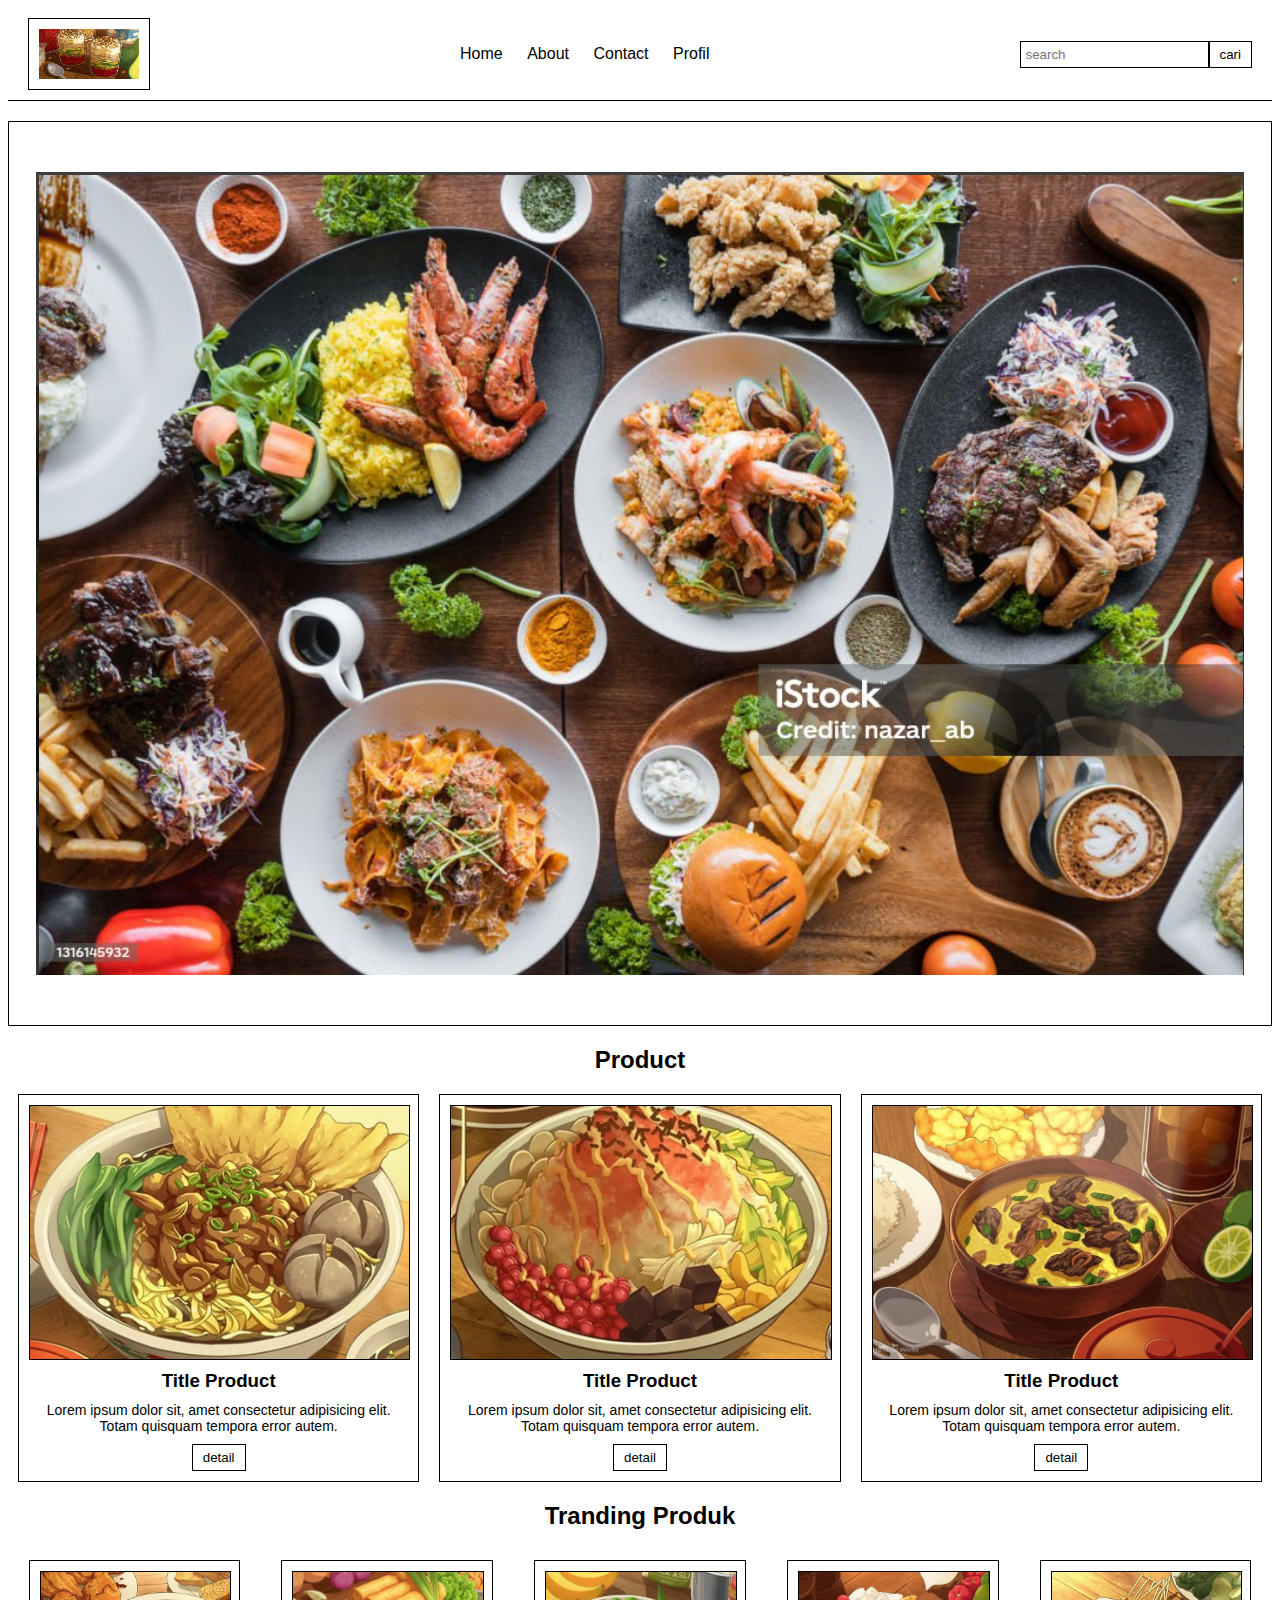
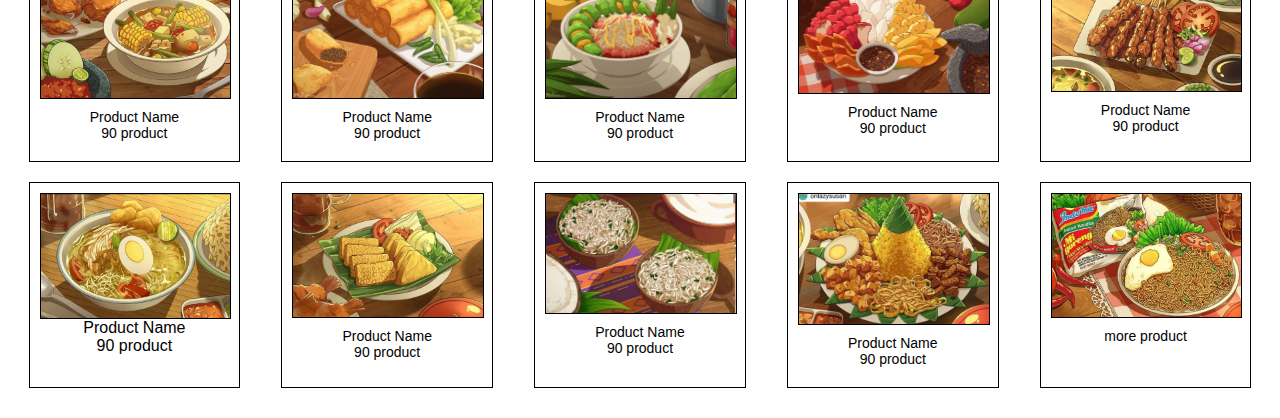
<file: tugas4/index.html>
<html>
 <head>
  <title>
   Produk Local
  </title>

  <style>
   body {
            font-family: 'Arial', sans-serif;
            text-align: center;
        }
        .header {
            display: flex;
            justify-content: space-between;
            align-items: center;
            padding: 10px 20px;
            border-bottom: 1px solid #000;
        }
        .header .logo {
            border: 1px solid #000;
            padding: 10px;
        }
        .header .nav {
            flex-grow: 1;
            text-align: center;
        }
        .header .nav a {
            margin: 0 10px;
            text-decoration: none;
            color: #000;
        }
        .header .search {
            display: flex;
            align-items: center;
        }
        .header .search input[type="text"] {
            padding: 5px;
            border: 1px solid #000;
        }
        .header .search button {
            padding: 5px 10px;
            border: 1px solid #000;
            background: none;
            cursor: pointer;
        }
        .slide {
            margin: 20px 0;
            border: 1px solid #000;
            padding: 50px 0;
        }
        .products {
            margin: 20px 0;
        }
        .products h2 {
            margin-bottom: 20px;
        }
        .product-list {
            display: flex;
            justify-content: space-around;
        }
        .product-item {
            border: 1px solid #000;
            padding: 10px;
            width: 30%;
        }
        .product-item img {
            width: 100%;
            height: auto;
            border: 1px solid #000;
        }
        .product-item h3 {
            margin: 10px 0;
        }
        .product-item p {
            font-size: 14px;
            margin: 10px 0;
        }
        .product-item button {
            padding: 5px 10px;
            border: 1px solid #000;
            background: none;
            cursor: pointer;
        }
        .trending {
            margin: 20px 0;
        }
        .trending h2 {
            margin-bottom: 20px;
        }
        .trending-list {
            display: flex;
            justify-content: space-around;
            flex-wrap: wrap;
        }
        .trending-item {
            border: 1px solid #000;
            padding: 10px;
            width: 15%;
            margin: 10px 0;
        }
        .trending-item img {
            width: 100%;
            height: auto;
            border: 1px solid #000;
        }
        .trending-item p {
            font-size: 14px;
            margin: 10px 0;
        }
        .footer {
            margin: 20px 0;
            border-top: 1px solid #000;
            padding: 10px 0;
        }
  </style>
 </head>
 <body>
  <div class="header">
    <div class="logo">
        <img src="png.img/cendol.png" height="50" width="100"/>
       </div>
   <div class="nav">
    <a href="#">
     Home
    </a>
    <a href="#">
     About
    </a>
    <a href="#">
     Contact
    </a>
    <a href="#">
     Profil
    </a>
   </div>
   <div class="search">
    <input placeholder="search" type="text"/>
    <button>
     cari
    </button>
   </div>
  </div>
  <div class="slide">
   <img src="png.img/mknn.png" >
  </div>
  <div class="products">
   <h2>
    Product
   </h2>
   <div class="product-list">
    <div class="product-item">
     <img src="png.img/bakso.png" height="200">
     <h3>
      Title Product
     </h3>
     <p>
      Lorem ipsum dolor sit, amet consectetur adipisicing elit. Totam quisquam tempora error autem.
     </p>
     <button>
      detail
     </button>
    </div>
    <div class="product-item">
     <img src="png.img/es.png">
     <h3>
      Title Product
     </h3>
     <p>
      Lorem ipsum dolor sit, amet consectetur adipisicing elit. Totam quisquam tempora error autem.
     </p>
     <button>
      detail
     </button>
    </div>
    <div class="product-item">
     <img src="png.img/gulai.png" height="100" width="100"/> 
     <h3>
      Title Product
     </h3>
     <p>
      Lorem ipsum dolor sit, amet consectetur adipisicing elit. Totam quisquam tempora error autem.
     </p>
     <button>
      detail
     </button>
    </div>
   </div>
  </div>
  <div class="trending">
   <h2>
    Tranding Produk
   </h2>
   <div class="trending-list">
    <div class="trending-item">
     <img src="png.img/lodeh.png" height="100" width="100"/>
     <p>
      Product Name
      <br/>
      90 product
     </p>
    </div>
    <div class="trending-item">
     <img src="png.img/lumpia.png" height="100" width="100"/>
     <p>
      Product Name
      <br/>
      90 product
     </p>
    </div>
    <div class="trending-item">
     <img src="png.img/pisang ijo.png" height="100"  width="100"/>
     <p>
      Product Name
      <br/>
      90 product
     </p>
    </div>
    <div class="trending-item">
     <img src="png.img/rujak.png" height="100"  width="100"/>
     <p>
      Product Name
      <br/>
      90 product
     </p>
    </div>
    <div class="trending-item">
     <img src="png.img/sate.png" height="100"  width="100"/>
     <p>
      Product Name
      <br/>
      90 product
     </p>
    </div>
    <div class="trending-item">
     <img src="png.img/soto.png" height="100"/>
      Product Name
      <br/>
      90 product
     </p>
    </div>
    <div class="trending-item">
     <img src="png.img/tempe.png" height="100"  width="100"/>
     <p>
      Product Name
      <br/>
      90 product
     </p>
    </div>
    <div class="trending-item">
     <img src="png.img/teri.png" height="100"  width="100"/>
     <p>
      Product Name
      <br/>
      90 product
     </p>
    </div>
    <div class="trending-item">
     <img src="png.img/tumpeng.png" height="100"  width="100"/>
     <p>
      Product Name
      <br/>
      90 product
     </p>
    </div>
    <div class="trending-item">
     <img src="png.img/mie goreng.png" height="100"  width="100"/>
     <p>
      more product
     </p>
    </div>
   </div>
  </div>
 
 </body>
</html>
</file>
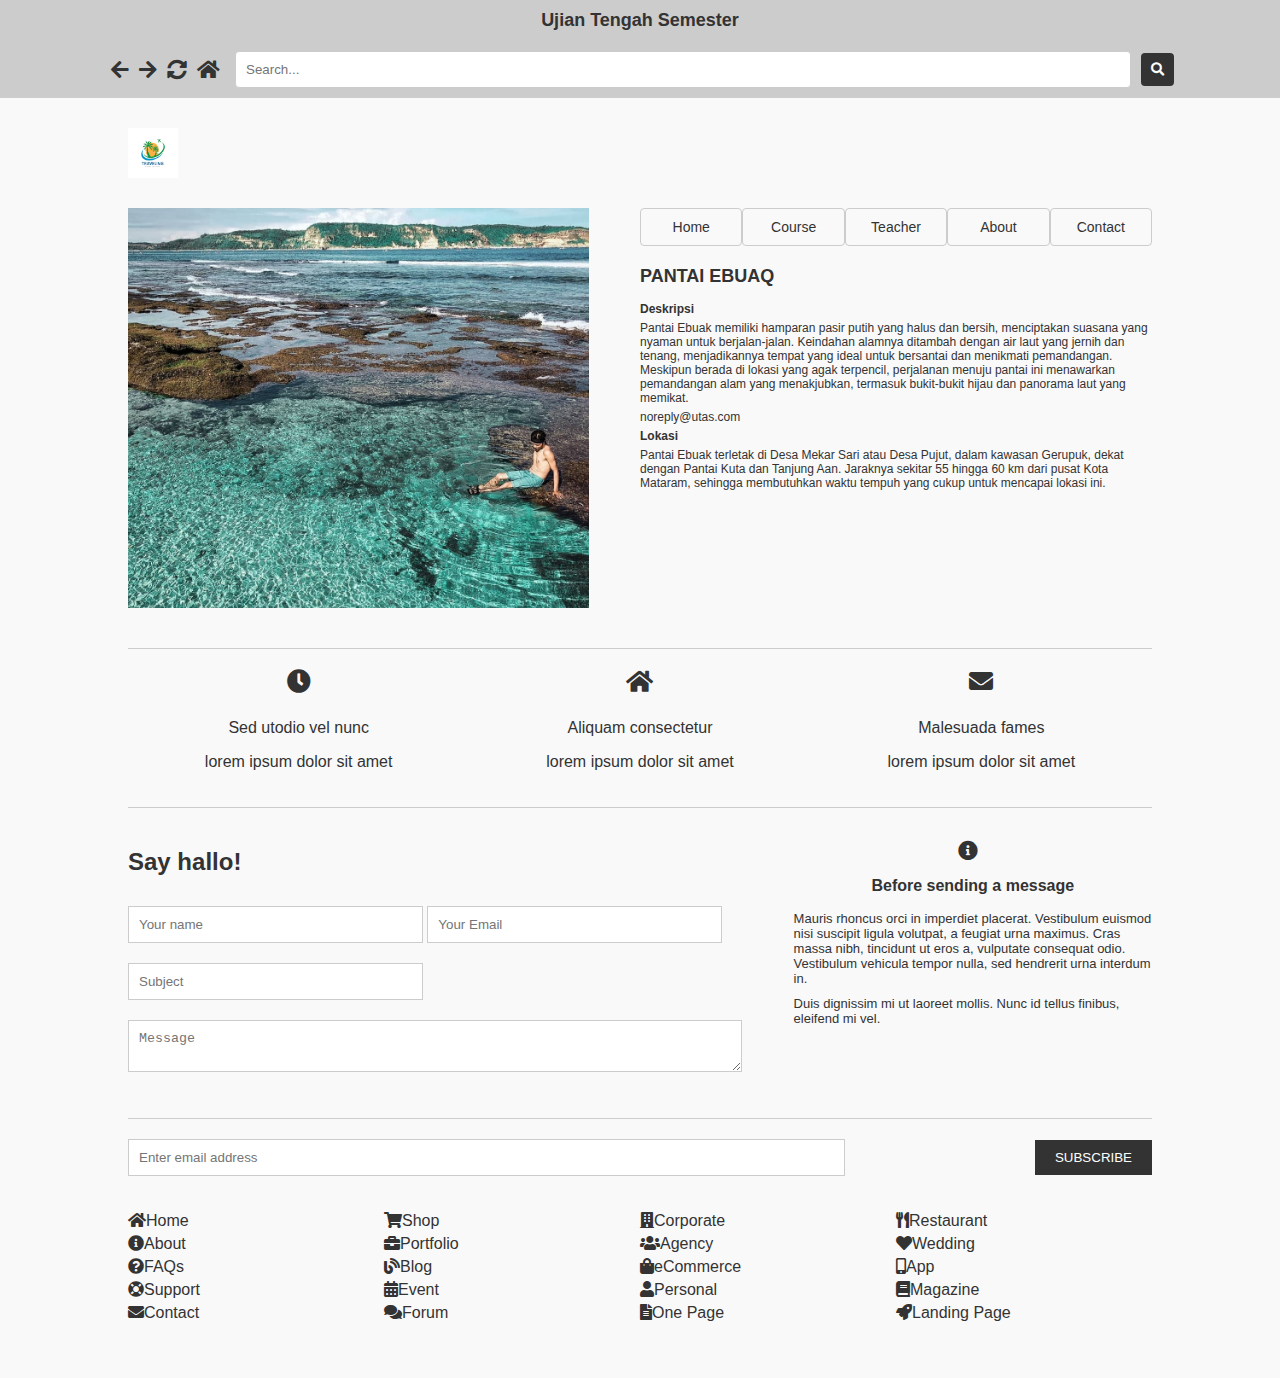
<file: uts pemrograman web 1/index.html>
<html>
 <head>
  <title>
   Ujian Tengah Semester
  </title>
  <link href="https://cdnjs.cloudflare.com/ajax/libs/font-awesome/5.15.3/css/all.min.css" rel="stylesheet"/>
  <style>
   body {
            font-family: Arial, sans-serif;
            margin: 0;
            padding: 0;
            background-color: #f9f9f9;
            color: #333;
        }
        .container {
            width: 80%;
            margin: 0 auto;
            padding: 20px;
        }
        .header-top {
            background-color: #ccc;
            text-align: center;
            padding: 10px 0;
            font-size: 18px;
            font-weight: bold;
        }
        .search-bar {
            background-color: #ccc;
            display: flex;
            justify-content: center;
            align-items: center;
            padding: 10px 0;
        }
        .search-bar .icons {
            display: flex;
            align-items: center;
            margin-right: 10px;
        }
        .search-bar .icons i {
            font-size: 20px;
            margin: 0 5px;
            cursor: pointer;
        }
        .search-bar input[type="text"] {
            width: 70%;
            padding: 10px;
            border: 1px solid #ccc;
            border-radius: 4px;
        }
        .search-bar button {
            padding: 10px;
            border: none;
            background-color: #333;
            color: #fff;
            cursor: pointer;
            margin-left: 10px;
            border-radius: 4px;
        }
        header {
            display: flex;
            justify-content: space-between;
            align-items: center;
            padding: 10px 0;
        }
        header img {
            width: 50px;
            height: 50px;
        }
        .cover-image {
            width: 45%;
            height: 400px;
            background-color: #ccc;
            display: flex;
            justify-content: center;
            align-items: center;
            margin: 20px 0;
        }
        .cover-image img {
            width: 100%;
            height: 100%;
            object-fit: cover;
        }
        .info-section {
            display: flex;
            justify-content: space-between;
            margin-bottom: 20px;
        }
        .info-section .text-content {
            width: 50%;
            padding-left: 20px;
        }
        .info-section h2 {
            font-size: 18px;
        }
        .info-section .address-title, .info-section .info-title {
            font-weight: bold;
            font-size: 12px;
        }
        .info-section p {
            margin: 5px 0;
            font-size: 12px;
        }
        .separator {
            border-top: 1px solid #ccc;
            margin: 20px 0;
        }
        .icons-section {
            display: flex;
            justify-content: space-around;
            margin: 20px 0;
        }
        .icons-section div {
            text-align: center;
        }
        .icons-section div i {
            font-size: 24px;
            margin-bottom: 10px;
        }
        .contact-section {
            display: flex;
            justify-content: space-between;
            margin: 20px 0;
        }
        .contact-section form {
            width: 60%;
        }
        .contact-section form input, .contact-section form textarea {
            width: 100%;
            padding: 10px;
            margin: 10px 0;
            border: 1px solid #ccc;
        }
        .contact-section form input[type="text"], .contact-section form input[type="email"] {
            width: 48%;
            display: inline-block;
        }
        .contact-section form input[type="text"]:first-child {
            margin-right: 4%;
        }
        .contact-section .info {
            width: 35%;
            text-align: center;
        }
        .contact-section .info h2 {
            display: flex;
            align-items: center;
            justify-content: center;
            font-size: 16px;
        }
        .contact-section .info h2 i {
            margin-right: 10px;
            font-size: 20px;
        }
        .contact-section .info p {
            margin: 10px 0;
            text-align: left;
            font-size: 13px;
        }
        .subscribe-section {
            display: flex;
            justify-content: space-between;
            align-items: center;
            margin: 20px 0;
        }
        .subscribe-section input[type="email"] {
            width: 70%;
            padding: 10px;
            border: 1px solid #ccc;
        }
        .subscribe-section button {
            padding: 10px 20px;
            border: none;
            background-color: #333;
            color: #fff;
            cursor: pointer;
        }
        .footer {
            display: flex;
            justify-content: space-between;
            margin: 20px 0;
        }
        .footer div {
            width: 30%;
        }
        .footer div ul {
            list-style: none;
            padding: 0;
        }
        .footer div ul li {
            margin: 5px 0;
        }
        .footer div ul li a {
            text-decoration: none;
            color: #333;
        }
        .footer .social-icons {
            display: flex;
            justify-content: space-around;
        }
        .footer .social-icons i {
            font-size: 24px;
            color: #333;
        }
        .footer .copyright {
            text-align: center;
            margin: 20px 0;
        }
        .menu-section {
            display: flex;
            justify-content: space-around;
            margin: 20px 0;
        }
        .menu-section div {
            text-align: center;
            width: 18%;
            padding: 10px;
            border: 1px solid #ccc;
            border-radius: 4px;
            background-color: #f9f9f9;
        }
        .menu-section div a {
            text-decoration: none;
            color: #333;
            font-size: 14px;
        }
        .footer-icons {
            display: flex;
            justify-content: space-around;
            flex-wrap: wrap;
            margin: 20px 0;
        }
        .footer-icons div {
            text-align: center;
            width: 18%;
            margin-bottom: 20px;
        }
        .footer-icons div i {
            font-size: 16px;
            margin-bottom: 5px;
        }
  </style>
 </head>
 <body>
  <div class="header-top">
   Ujian Tengah Semester
  </div>
  <div class="search-bar">
   <div class="icons">
    <i class="fas fa-arrow-left">
    </i>
    <i class="fas fa-arrow-right">
    </i>
    <i class="fas fa-sync-alt">
    </i>
    <i class="fas fa-home">
    </i>
   </div>
   <input placeholder="Search..." type="text"/>
   <button>
    <i class="fas fa-search">
    </i>
   </button>
  </div>
  <div class="container">
   <header>
    <img alt="Logo" height="50" src="img/Logoo.png" width="50"/>
   </header>
   <div class="info-section">
    <div class="cover-image">
     <img alt="Cover Image" height="300" src="img/CoverImage.jpg" width="300"/>
    </div>
    <div class="text-content">
     <div class="menu-section">
      <div>
       <a href="#">
        Home
       </a>
      </div>
      <div>
       <a href="#">
        Course
       </a>
      </div>
      <div>
       <a href="#">
        Teacher
       </a>
      </div>
      <div>
       <a href="#">
        About
       </a>
      </div>
      <div>
       <a href="#">
        Contact
       </a>
      </div>
     </div>
     <h2>
      PANTAI EBUAQ
     </h2>
     <p class="address-title">
      Deskripsi
     </p>
     <p>
        Pantai Ebuak memiliki hamparan pasir putih yang halus dan bersih, menciptakan suasana yang nyaman untuk berjalan-jalan. Keindahan alamnya ditambah dengan air laut yang jernih dan tenang, menjadikannya tempat yang ideal untuk bersantai dan menikmati pemandangan. Meskipun berada di lokasi yang agak terpencil, perjalanan menuju pantai ini menawarkan pemandangan alam yang menakjubkan, termasuk bukit-bukit hijau dan panorama laut yang memikat.
     </p>
     <p>
      noreply@utas.com
     </p>
     <p class="info-title">
      Lokasi
     </p>
     <p>
        Pantai Ebuak terletak di Desa Mekar Sari atau Desa Pujut, dalam kawasan Gerupuk, dekat dengan Pantai Kuta dan Tanjung Aan. Jaraknya sekitar 55 hingga 60 km dari pusat Kota Mataram, sehingga membutuhkan waktu tempuh yang cukup untuk mencapai lokasi ini.
     </p>
    </div>
   </div>
   <div class="separator">
   </div>
   <div class="icons-section">
    <div>
     <i class="fas fa-clock">
     </i>
     <p>
      Sed utodio vel nunc
     </p>
     <p>
      lorem ipsum dolor sit amet
     </p>
    </div>
    <div>
     <i class="fas fa-home">
     </i>
     <p>
      Aliquam consectetur
     </p>
     <p>
      lorem ipsum dolor sit amet
     </p>
    </div>
    <div>
     <i class="fas fa-envelope">
     </i>
     <p>
      Malesuada fames
     </p>
     <p>
      lorem ipsum dolor sit amet
     </p>
    </div>
   </div>
   <div class="separator">
   </div>
   <div class="contact-section">
    <form>
     <h2>
      Say hallo!
     </h2>
     <input placeholder="Your name" type="text"/>
     <input placeholder="Your Email" type="email"/>
     <input placeholder="Subject" type="text"/>
     <textarea placeholder="Message"></textarea>
    </form>
    <div class="info">
     <h2>
      <i class="fas fa-info-circle">
      </i>
     </h2>
     <h3 style="font-size: 16px;">
      Before sending a message
     </h3>
     <p style="font-size: 13px;">
      Mauris rhoncus orci in imperdiet placerat. Vestibulum euismod nisi suscipit ligula volutpat, a feugiat urna maximus. Cras massa nibh, tincidunt ut eros a, vulputate consequat odio. Vestibulum vehicula tempor nulla, sed hendrerit urna interdum in.
     </p>
     <p style="font-size: 13px;">
      Duis dignissim mi ut laoreet mollis. Nunc id tellus finibus, eleifend mi vel.
     </p>
    </div>
   </div>
   <div class="separator">
   </div>
   <div class="subscribe-section">
    <input placeholder="Enter email address" type="email"/>
    <button>
     SUBSCRIBE
    </button>
   </div>
   
     
   <div class="divider"></div>
    <div class="footer">
        <div>
            <ul>
                <li><i class="fas fa-home"></i>Home</li>
                <li><i class="fas fa-info-circle"></i>About</li>
                <li><i class="fas fa-question-circle"></i>FAQs</li>
                <li><i class="fas fa-life-ring"></i>Support</li>
                <li><i class="fas fa-envelope"></i>Contact</li>
            </ul>
        </div>
        <div>
            <ul>
                <li><i class="fas fa-shopping-cart"></i>Shop</li>
                <li><i class="fas fa-briefcase"></i>Portfolio</li>
                <li><i class="fas fa-blog"></i>Blog</li>
                <li><i class="fas fa-calendar-alt"></i>Event</li>
                <li><i class="fas fa-comments"></i>Forum</li>
            </ul>
        </div>
        <div>
            <ul>
                <li><i class="fas fa-building"></i>Corporate</li>
                <li><i class="fas fa-users"></i>Agency</li>
                <li><i class="fas fa-shopping-bag"></i>eCommerce</li>
                <li><i class="fas fa-user"></i>Personal</li>
                <li><i class="fas fa-file-alt"></i>One Page</li>
            </ul>
        </div>
        <div>
            <ul>
                <li><i class="fas fa-utensils"></i>Restaurant</li>
                <li><i class="fas fa-heart"></i>Wedding</li>
                <li><i class="fas fa-mobile-alt"></i>App</li>
                <li><i class="fas fa-book"></i>Magazine</li>
                <li><i class="fas fa-rocket"></i>Landing Page</li>
            </ul>
        </div>
    </div>
</file>
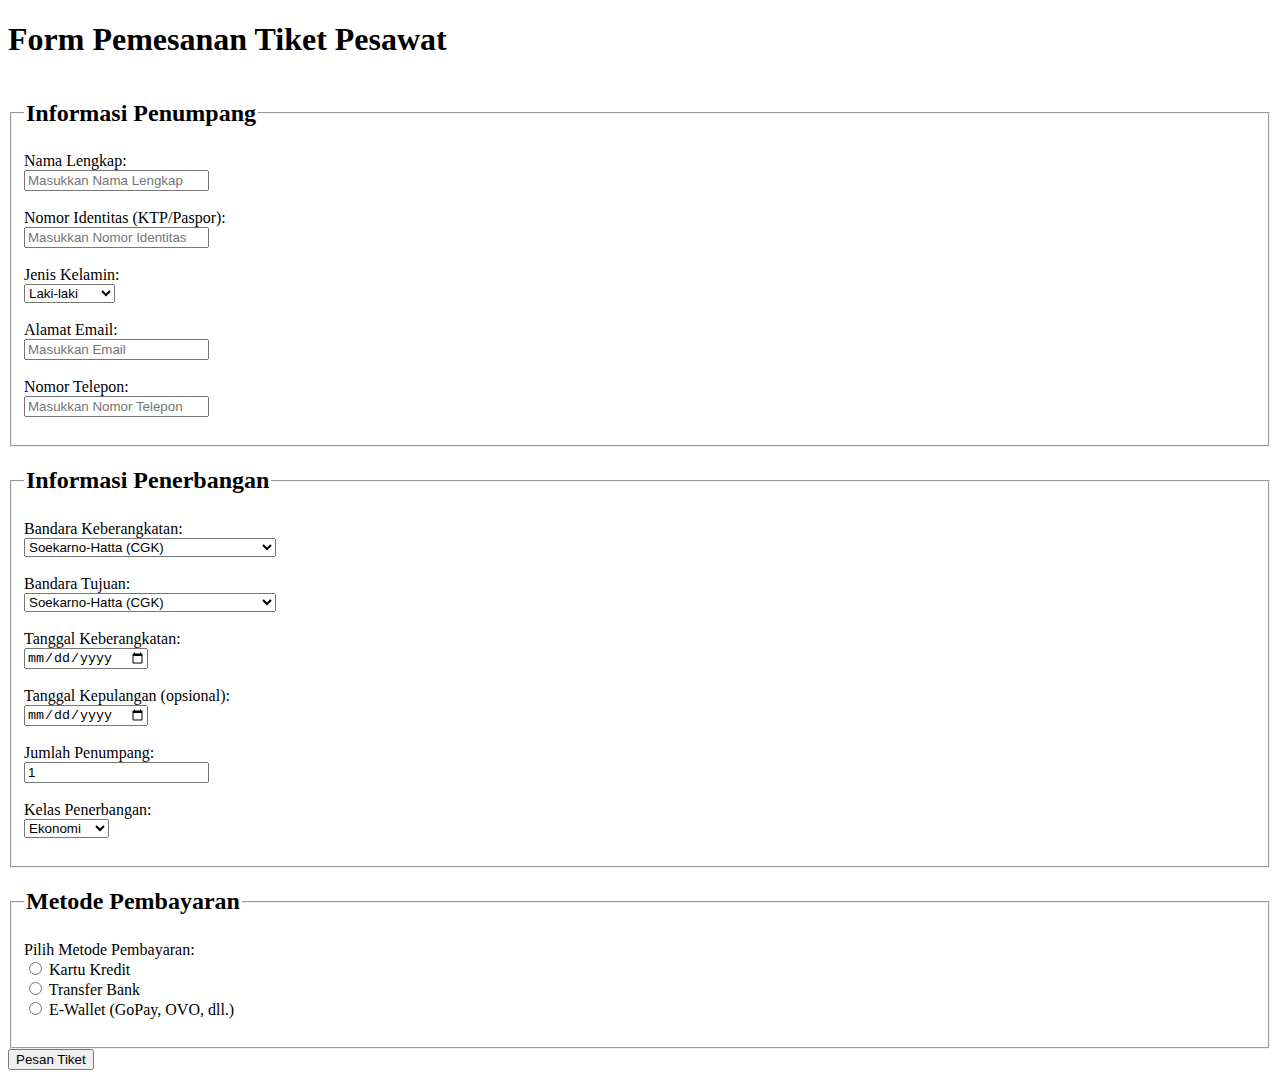
<file: tugas2/about.html>
<!DOCTYPE html>
<html lang="id">
<head>
    <meta charset="UTF-8">
    <meta name="viewport" content="width=device-width, initial-scale=1.0">
    <title>Form Pemesanan Tiket Pesawat</title>
    <link rel="stylesheet" href="">
</head>
<body>

    <h1>Form Pemesanan Tiket Pesawat</h1>

    
    <form>
        <fieldset>
            <legend><h2>Informasi Penumpang</h2></legend>

        <label for="nama">Nama Lengkap:</label><br>
        <input type="text" id="nama" name="nama" placeholder="Masukkan Nama Lengkap" required><br><br>

        <label for="nomorIdentitas">Nomor Identitas (KTP/Paspor):</label><br>
        <input type="text" id="nomorIdentitas" name="nomorIdentitas" placeholder="Masukkan Nomor Identitas" required><br><br>

        <label for="jenisKelamin">Jenis Kelamin:</label><br>
        <select id="jenisKelamin" name="jenisKelamin">
            <option value="Laki-laki">Laki-laki</option>
            <option value="Perempuan">Perempuan</option>
        </select><br><br>

        <label for="email">Alamat Email:</label><br>
        <input type="email" id="email" name="email" placeholder="Masukkan Email"><br><br>

        <label for="telepon">Nomor Telepon:</label><br>
        <input type="tel" id="telepon" name="telepon" placeholder="Masukkan Nomor Telepon"><br><br>
    </fieldset>

        
        <fieldset>
            <legend><h2>Informasi Penerbangan</h2></legend>

        <label for="bandaraKeberangkatan">Bandara Keberangkatan:</label><br>
        <select id="bandaraKeberangkatan" name="bandaraKeberangkatan">
            <option value="CGK">Soekarno-Hatta (CGK)</option>
            <option value="LOP">Zainuddin Abdul Majid (LOP)</option>
            <option value="DPS">I Gusti Ngurah Rai (DPS)</option>
            <option value="UPG">Sultan Hasanuddin (UPG)</option>
            <option value="SRG">Jendral Ahmad Yani (SRG)</option>
            <option value="BTJ">Sultan Iskandar Muda</option>
            <option value="HLP">Halim Perdana Kusuma (HLP)</option>
            <option value="SUB">Juanda (SUB)</option>
            <option value="KNO">Kualanamu (KNO)</option>
            <option value="PNK">Supadio (PNK)</option>
            <option value="HLP">Halim Perdanakusuma (HLP)</option>
            <option value="JOG">Adisutjipto (JOG) </option>
            <option value="PLM">Sultan Mahmud Badaruddin II (PLM)</option>
            <option value="BDO">Husein Sastranegara (BDO)</option>
            <option value="BTH">Hang Nadim (BTH)</option>
            <option value="BPN">Sultan Aji Muhammad Sulaiman (BPN)</option>
            </select><br><br>

        <label for="bandaraTujuan">Bandara Tujuan:</label><br>
        <select id="bandaraTujuan" name="bandaraTujuan">
            <option value="CGK">Soekarno-Hatta (CGK)</option>
            <option value="BIL">Zainuddin Abdul Majid (BIL)</option>
            <option value="DPS">I Gusti Ngurah Rai (DPS)</option>
            <option value="UPG">Sultan Hasanuddin (UPG)</option>
            <option value="SRG">Jendral Ahmad Yani (SRG)</option>
            <option value="BTJ">Sultan Iskandar Muda (BTJ)</option>
            <option value="HLP">Halim Perdana Kusuma (HLP)</option>
            <option value="SUB">Juanda (SUB)</option>
            <option value="KNO">Kualanamu (KNO)</option>
            <option value="PNK">Supadio (PNK)</option>
            <option value="HLP">Halim Perdanakusuma (HLP)</option>
            <option value="JOG">Adisutjipto (JOG) </option>
            <option value="PLM">Sultan Mahmud Badaruddin II (PLM)</option>
            <option value="BDO">Husein Sastranegara (BDO)</option>
            <option value="BTH">Hang Nadim (BTH)</option>
            <option value="BPN">Sultan Aji Muhammad Sulaiman (BPN)</option>
            </select><br><br>

        <label for="tanggalKeberangkatan">Tanggal Keberangkatan:</label><br>
        <input type="date" id="tanggalKeberangkatan" name="tanggalKeberangkatan" required><br><br>

        <label for="tanggalKepulangan">Tanggal Kepulangan (opsional):</label><br>
        <input type="date" id="tanggalKepulangan" name="tanggalKepulangan"><br><br>

        <label for="jumlahPenumpang">Jumlah Penumpang:</label><br>
        <input type="number" id="jumlahPenumpang" name="jumlahPenumpang" min="1" value="1" required><br><br>

        <label for="kelasPenerbangan">Kelas Penerbangan:</label><br>
        <select id="kelasPenerbangan" name="kelasPenerbangan">
            <option value="Ekonomi">Ekonomi</option>
            <option value="Bisnis">Bisnis</option>
            <option value="First Class">First Class</option>
        </select><br><br>
    </fieldset>

        
    <fieldset>
        <legend><h2>Metode Pembayaran</h2></legend>

        <label>Pilih Metode Pembayaran:</label><br>
        <input type="radio" id="kartuKredit" name="metodePembayaran" value="Kartu Kredit">
        <label for="kartuKredit">Kartu Kredit</label><br>
        <input type="radio" id="transferBank" name="metodePembayaran" value="Transfer Bank">
        <label for="transferBank">Transfer Bank</label><br>
        <input type="radio" id="eWallet" name="metodePembayaran" value="E-Wallet">
        <label for="eWallet">E-Wallet (GoPay, OVO, dll.)</label><br><br>
    </fieldset>
        <button type="submit">Pesan Tiket</button>

    </form>
</body>
</html>
</file>
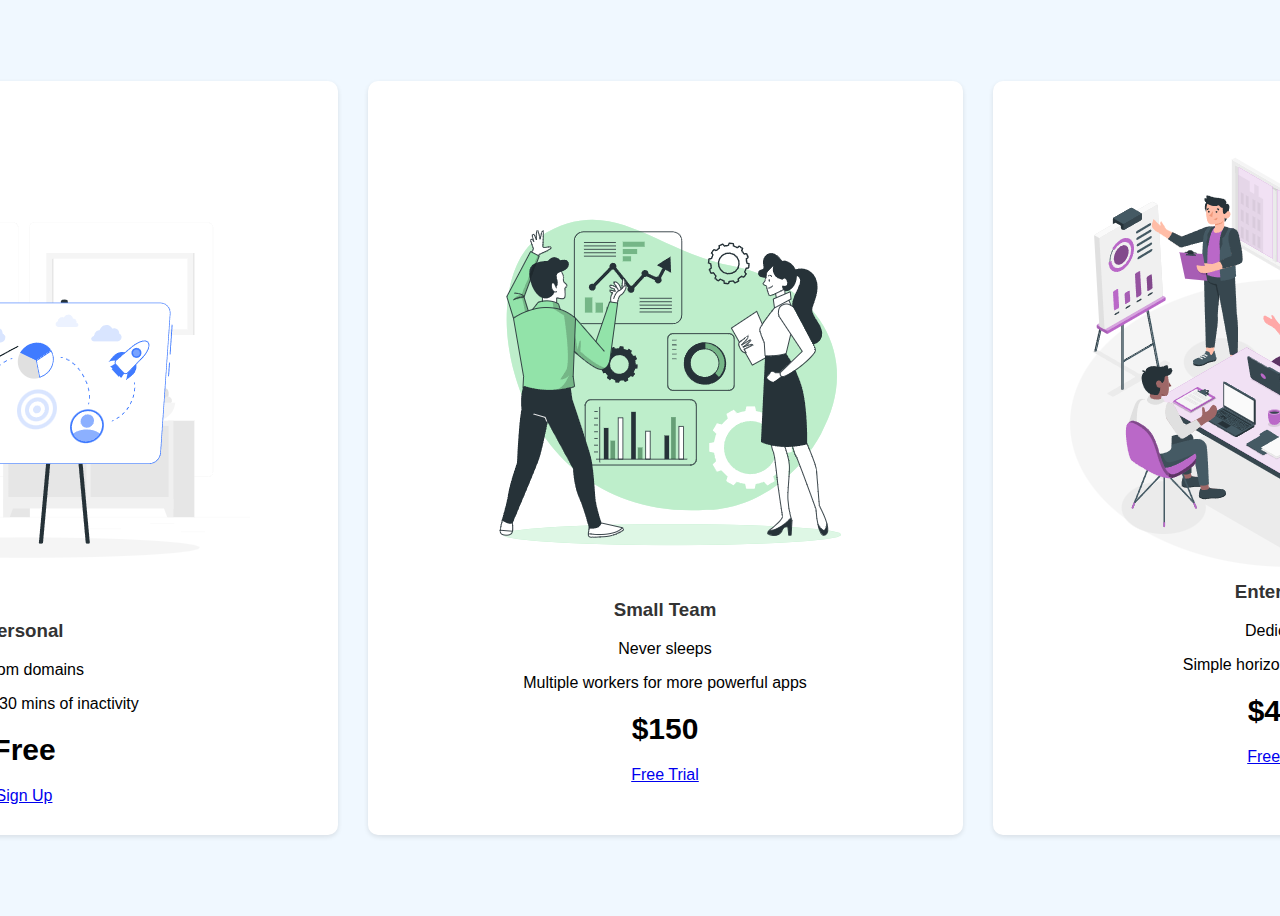
<file: tugas3/about.html>
<!DOCTYPE html>
<html lang="id">
<head>
  <link rel="stylesheet" href="style.css">
  <meta charset="UTF-8">
  <meta name="viewport" content="width=device-width, initial-scale=1.0">
  <title>Paket Harga</title>
</head>
<body>
  <div class="container">
    <div class="card">
      <img src="img/img-personal.png" alt="Gambar Personal">
      <h3>Personal</h3>
      <p>Custom domains</p>
      <p>Sleeps after 30 mins of inactivity</p>
      <p class="price">Free</p>
      <a href="#" class="button">Sign Up</a>
    </div>
    <div class="card">
      <img src="img/img-smallteam.png" alt="Gambar Tim Kecil">
      <h3>Small Team</h3>
      <p>Never sleeps</p>
      <p>Multiple workers for more powerful apps</p>
      <p class="price">$150</p>
      <a href="#" class="button">Free Trial</a>
    </div>
    <div class="card">
      <img src="img/img-enterprise.png" alt="Gambar Enterprise">
      <h3>Enterprise</h3>
      <p>Dedicated</p>
      <p>Simple horizontal scalability</p>
      <p class="price">$400</p>
      <a href="#" class="button">Free Trial</a>
    </div>
  </div>
</body>
</html>
</file>
<file: tugas3/style.css>
body {
    font-family: sans-serif;
    display: flex;
    justify-content: center;
    align-items: center;
    min-height: 100vh;
    background-color: #f0f8ff;
  }
  
  .container {
    display: flex;
  }
  
  .card {
    background-color: #fff;
    border-radius: 10px;
    padding: 30px;
    margin: 0 15px;
    box-shadow: 0 2px 5px rgba(0, 0, 0, 0.1);
    text-align: center;
  }
  
  h3 {
    margin-top: 0;
    color: #333;
  }
  .pricing-img {
    margin-bottom: 25px;
    max-width: 100%;
  } 
  
  ul {
    list-style: none;
    padding: 0;
    margin-top: 20px;
  }
  
  li {
    margin-bottom: 10px;
    color: #555;
  }
  
  .price {
    font-size: 30px;
    font-weight: bold;
    margin: 20px 0;
  }
  
  .btn {
    display: inline-block;
    padding: 10px 20px;
    border-radius: 5px;
    text-decoration: none;
    font-weight: bold;
    margin-top: 10px;
  }
  
  .btn-primary {
    background-color: #007bff;
    color: #fff;
  }
  
  .btn-outline-primary {
    background-color: transparent;
    border: 1px solid #007bff;
    color: #007bff;
  }
</file>
